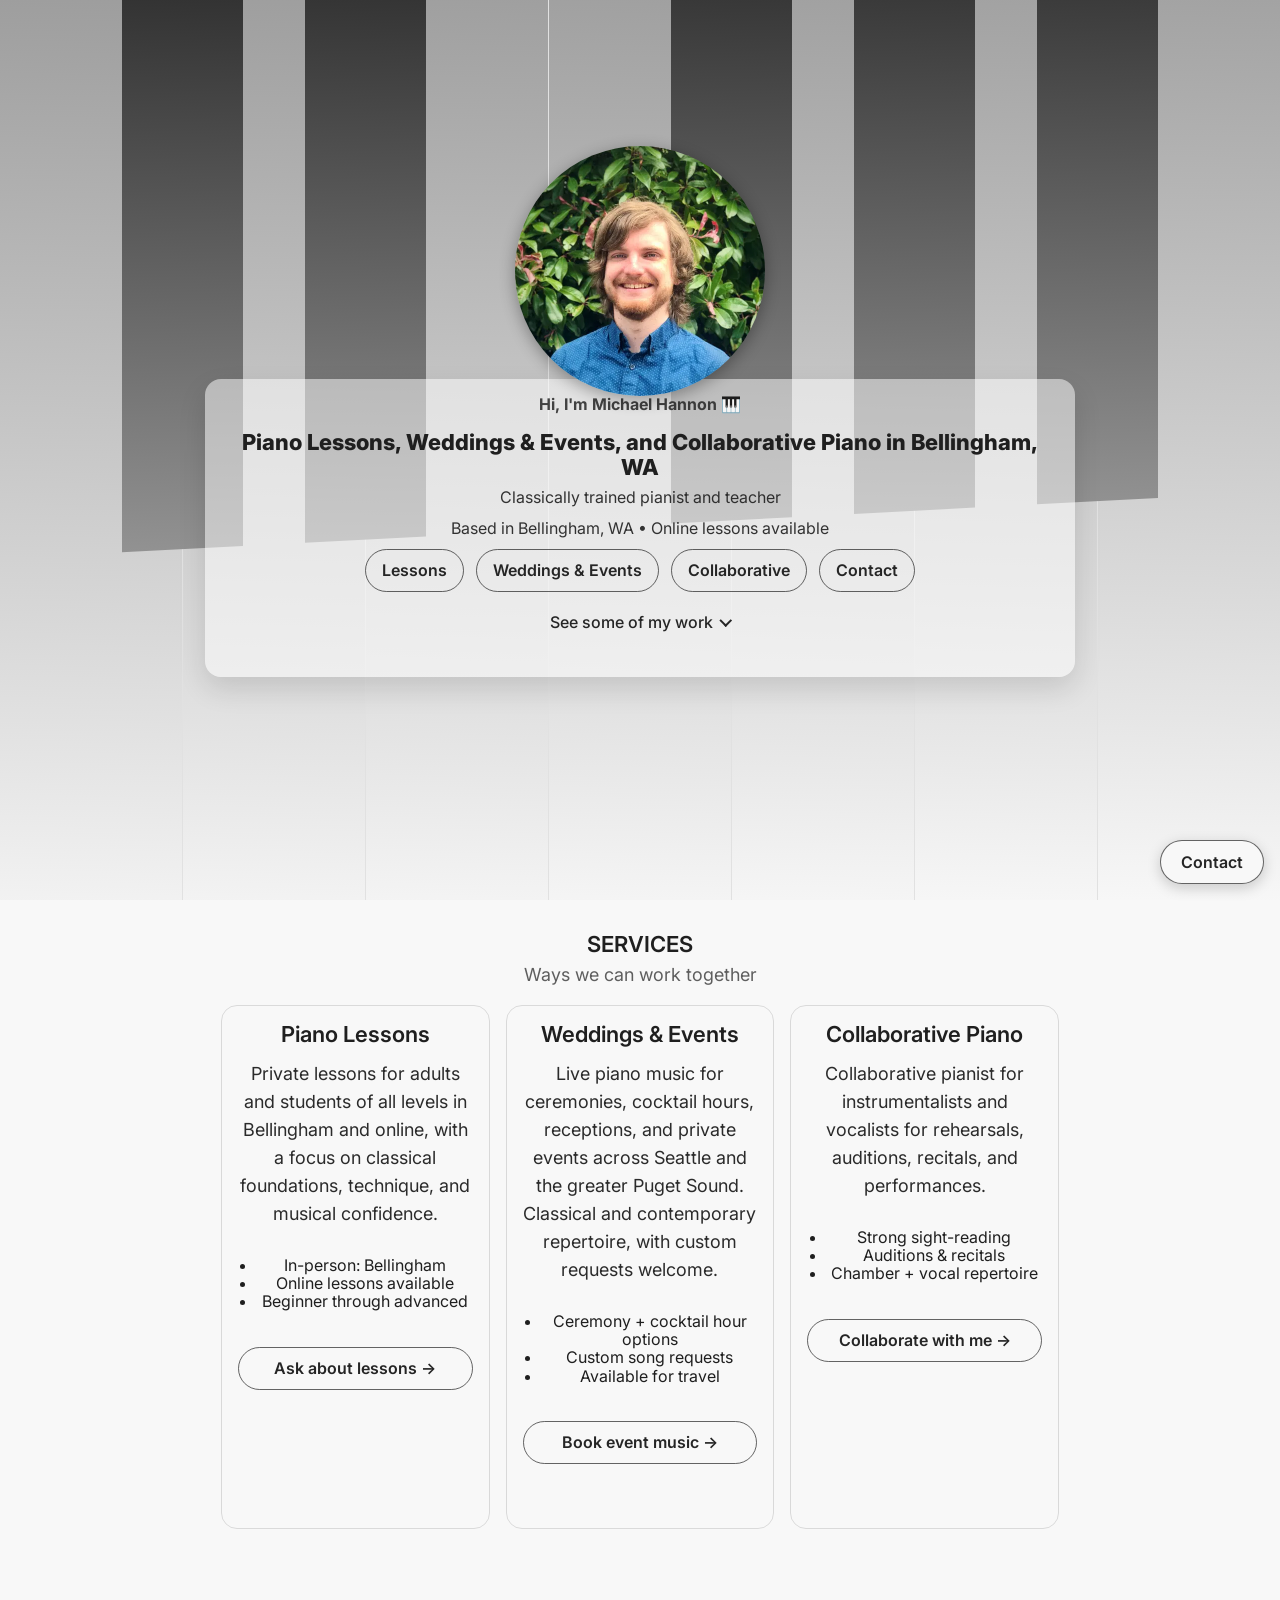
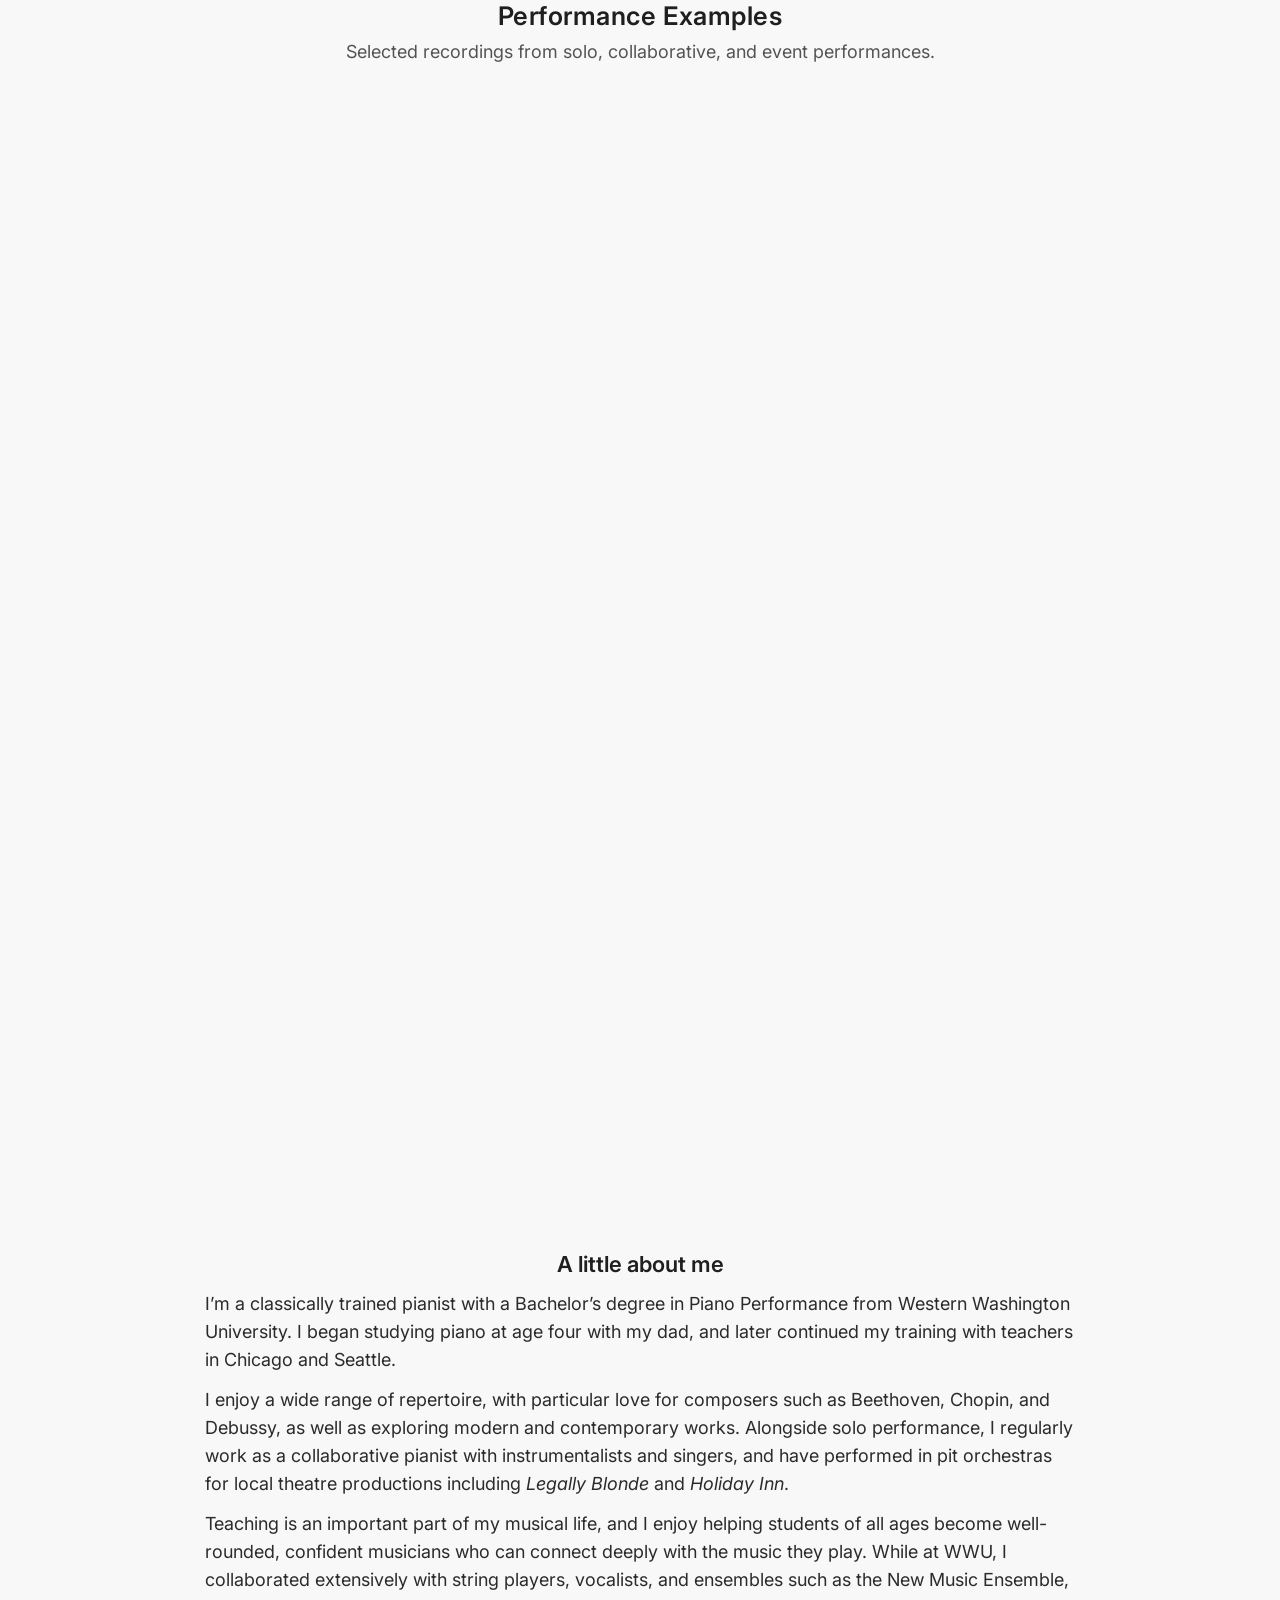
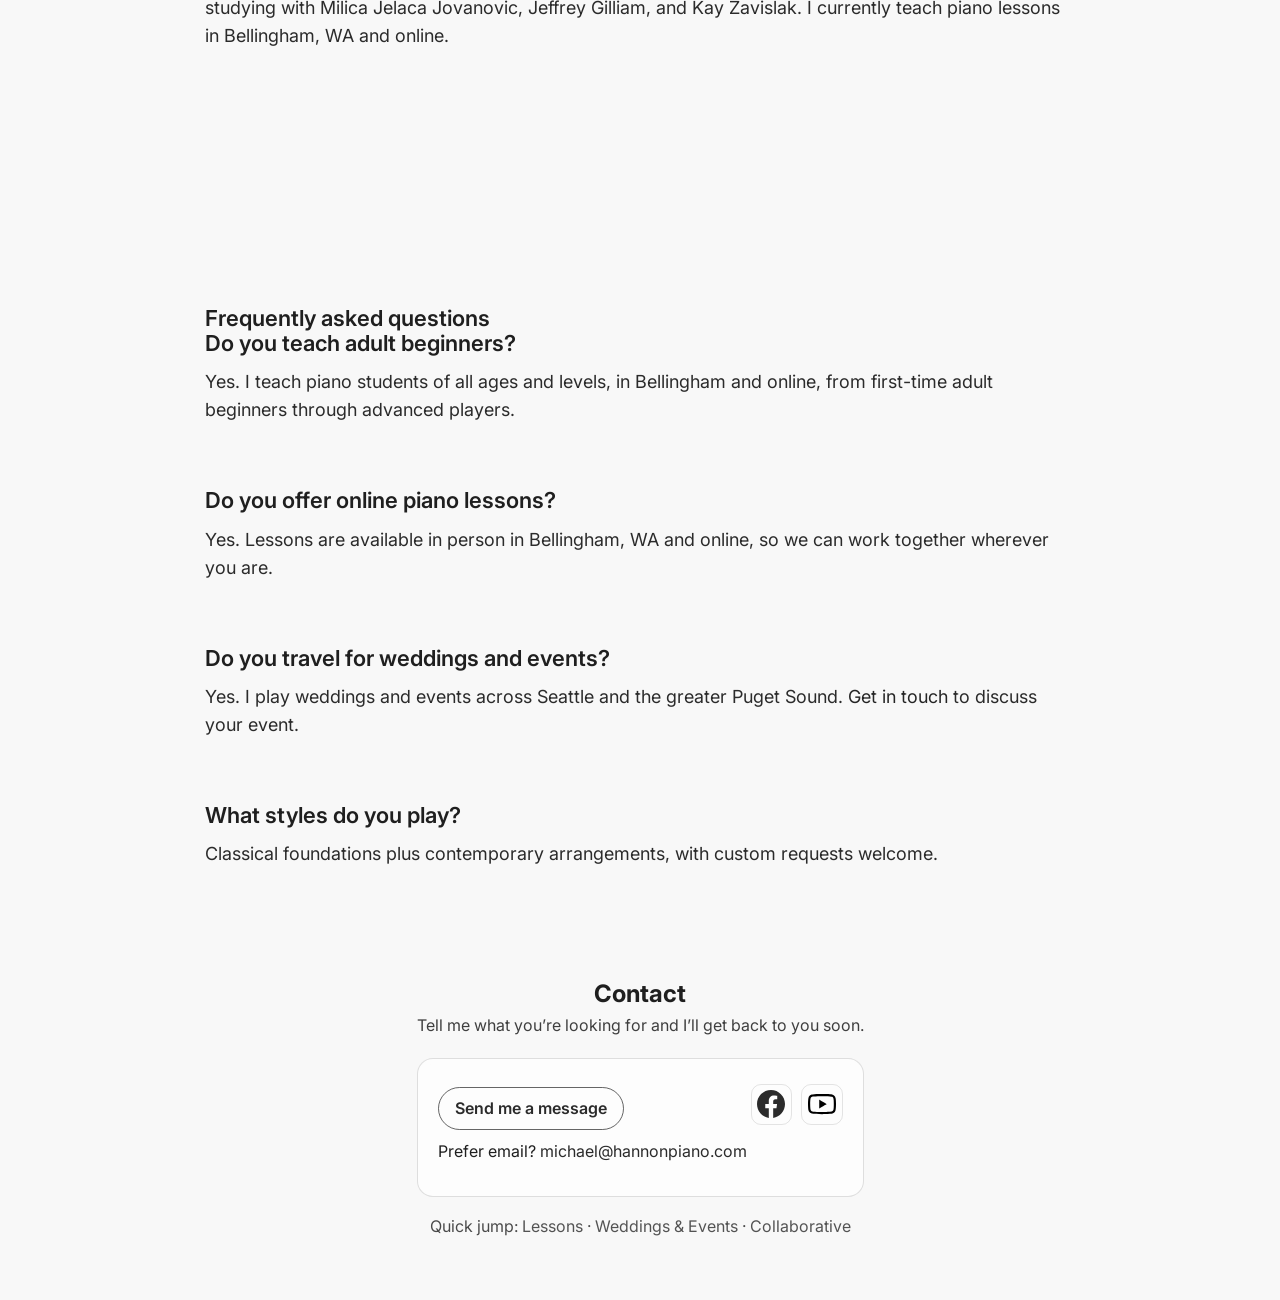
<file: index.html>
<!DOCTYPE html>
<html lang="en">
<head>
    <meta charset="UTF-8">
    <meta http-equiv="X-UA-Compatible" content="IE=edge">
    <meta name="viewport" content="width=device-width, initial-scale=1.0">
    <meta name="description" content="Piano lessons, wedding & event music, and collaborative piano by Michael Hannon in Bellingham, WA. In-person and online lessons for all ages and levels.">
    <link rel="canonical" href="https://hannonpiano.com/">
    <meta property="og:type" content="website">
    <meta property="og:url" content="https://hannonpiano.com/">
    <meta property="og:title" content="Michael Hannon | Piano Lessons • Weddings & Events • Collaborative Piano">
    <meta property="og:description" content="Piano lessons, wedding & event music, and collaborative piano by Michael Hannon in Bellingham, WA. In-person and online lessons for all ages and levels.">
    <meta property="og:image" content="https://hannonpiano.com/michael-social.jpg">
    <meta name="twitter:card" content="summary_large_image">
    <link rel="preconnect" href="https://fonts.gstatic.com">
    <link href="https://fonts.googleapis.com/css2?family=Inter:wght@400;500;600;800&display=swap" rel="stylesheet">
    <link rel="stylesheet" href="styles.css">
    <title>Michael Hannon | Piano Lessons • Piano for Weddings & Events • Collaborative Piano</title>
    <link rel="shortcut icon" type="image/png" href="piano-favicon.png"/>
    <script type="application/ld+json">
    {
      "@context": "https://schema.org",
      "@type": "LocalBusiness",
      "@id": "https://hannonpiano.com/#business",
      "name": "Michael Hannon Piano",
      "url": "https://hannonpiano.com/",
      "image": "https://hannonpiano.com/michael-social.jpg",
      "email": "michael@hannonpiano.com",
      "description": "Piano lessons, wedding and event music, and collaborative piano by Michael Hannon in Bellingham, WA. In-person and online lessons for all ages and levels.",
      "address": {
        "@type": "PostalAddress",
        "addressLocality": "Bellingham",
        "addressRegion": "WA",
        "addressCountry": "US"
      },
      "areaServed": [
        {
          "@type": "City",
          "name": "Bellingham"
        },
        {
          "@type": "AdministrativeArea",
          "name": "Whatcom County"
        },
        {
          "@type": "AdministrativeArea",
          "name": "Skagit County"
        },
        {
          "@type": "AdministrativeArea",
          "name": "Snohomish County"
        },
        {
          "@type": "AdministrativeArea",
          "name": "King County"
        }
      ],
      "founder": {
        "@type": "Person",
        "name": "Michael Hannon",
        "jobTitle": "Pianist",
        "alumniOf": "Western Washington University"
      },
      "sameAs": [
        "https://www.facebook.com/hannonpiano/",
        "https://www.youtube.com/channel/UCAdipvwO0Ic1ry3h7_Cu6Fg"
      ],
      "hasOfferCatalog": {
        "@type": "OfferCatalog",
        "name": "Piano Services",
        "itemListElement": [
          {
            "@type": "Offer",
            "itemOffered": {
              "@type": "Service",
              "name": "Piano Lessons",
              "description": "Private piano lessons for all ages and levels, in person in Bellingham, WA or online."
            }
          },
          {
            "@type": "Offer",
            "itemOffered": {
              "@type": "Service",
              "name": "Wedding & Event Piano",
              "description": "Live piano music for wedding ceremonies, cocktail hours, receptions, and private events."
            }
          },
          {
            "@type": "Offer",
            "itemOffered": {
              "@type": "Service",
              "name": "Collaborative Piano",
              "description": "Collaborative pianist for instrumentalists and vocalists: rehearsals, auditions, recitals, and performances."
            }
          }
        ]
      }
    }
    </script>
    <script type="application/ld+json">
    {
      "@context": "https://schema.org",
      "@type": "FAQPage",
      "mainEntity": [
        {
          "@type": "Question",
          "name": "Do you teach adult beginners?",
          "acceptedAnswer": {
            "@type": "Answer",
            "text": "Yes. I teach piano students of all ages and levels, in Bellingham and online, from first-time adult beginners through advanced players."
          }
        },
        {
          "@type": "Question",
          "name": "Do you offer online piano lessons?",
          "acceptedAnswer": {
            "@type": "Answer",
            "text": "Yes. Lessons are available in person in Bellingham, WA and online, so we can work together wherever you are."
          }
        },
        {
          "@type": "Question",
          "name": "Do you travel for weddings and events?",
          "acceptedAnswer": {
            "@type": "Answer",
            "text": "Yes. I play weddings and events across Seattle and the greater Puget Sound. Get in touch to discuss your event."
          }
        },
        {
          "@type": "Question",
          "name": "What styles do you play?",
          "acceptedAnswer": {
            "@type": "Answer",
            "text": "Classical foundations plus contemporary arrangements, with custom requests welcome."
          }
        }
      ]
    }
    </script>
</head>
<body>
    <header>
        <div class="hero">
            <img src="michael.webp" alt="Michael Hannon, pianist and piano teacher in Bellingham, WA" width="250" height="250">
            <div class="hero-text">
                <p class="eyebrow">Hi, I'm Michael Hannon &#127929;</p>
                <h1>Piano Lessons, Weddings &amp; Events, and Collaborative Piano in Bellingham, WA</h1>
                <h2>Classically trained pianist and teacher</h2>
                <p class="subhead">Based in Bellingham, WA • Online lessons available</p>

                <div class="cta-row">
                <a class="btn" href="#lessons">Lessons</a>
                <a class="btn" href="#events">Weddings & Events</a>
                <a class="btn" href="#collab">Collaborative</a>
                <a class="btn btn-primary" href="contact.html">Contact</a>
                </div>

                <p class="see-work"><a href="#video-grid">See some of my work</a></p>
            </div>
        </div>

        <section id="header-background">
            <div class="key-w" id="nat-c"></div>
            <div class="key-w" id="nat-d"></div>
            <div class="key-w" id="nat-e"></div>
            <div class="key-w" id="nat-f"></div>
            <div class="key-w" id="nat-g"></div>
            <div class="key-w" id="nat-a"></div>
            <div class="key-w" id="nat-b"></div>

            <div class="key-b" id="acc-c"></div>
            <div class="key-b" id="acc-d"></div>
            <div class="key-b" id="acc-f"></div>
            <div class="key-b" id="acc-g"></div>
            <div class="key-b" id="acc-a"></div>
        </section>
    </header>

    <main id="my-work">
        <section id="services" class="services">
        <h2>SERVICES</h2>
        <p class="section-intro">
        Ways we can work together
        </p>

        <div class="service-grid">
            <article class="service-card" id="lessons">
            <h3>Piano Lessons</h3>
            <p>
                Private lessons for adults and students of all levels in Bellingham and online,
                with a focus on classical foundations, technique, and musical confidence.
            </p>
            <ul>
                <li>In-person: Bellingham</li>
                <li>Online lessons available</li>
                <li>Beginner through advanced</li>
            </ul>
            <a class="text-link" href="contact.html?about=lessons">Ask about lessons →</a>
            </article>

            <article class="service-card" id="events">
            <h3>Weddings & Events</h3>
            <p>
                Live piano music for ceremonies, cocktail hours, receptions, and private events
                across Seattle and the greater Puget Sound. Classical and contemporary repertoire,
                with custom requests welcome.
            </p>
            <ul>
                <li>Ceremony + cocktail hour options</li>
                <li>Custom song requests</li>
                <li>Available for travel</li>
            </ul>
            <a class="text-link" href="contact.html?about=event">Book event music →</a>
            </article>

            <article class="service-card" id="collab">
            <h3>Collaborative Piano</h3>
            <p>
                Collaborative pianist for instrumentalists and vocalists for rehearsals,
                auditions, recitals, and performances.
            </p>
            <ul>
                <li>Strong sight-reading</li>
                <li>Auditions & recitals</li>
                <li>Chamber + vocal repertoire</li>
            </ul>
            <a class="text-link" href="contact.html?about=collab">Collaborate with me →</a>
            </article>
        </div>
        </section>

        <section id="video-grid" class="video-section">
            <h2>Performance Examples</h2>
            <p class="section-intro">
                Selected recordings from solo, collaborative, and event performances.
            </p>

            <div class="videos">
                <iframe width="100%" height="460" src="https://www.youtube.com/embed/IJMyIaJOXDc" title="Debussy Estampes: Michael Hannon, piano" loading="lazy" frameborder="0" allow="accelerometer; autoplay; clipboard-write; encrypted-media; gyroscope; picture-in-picture" allowfullscreen></iframe>

                <iframe width="100%" height="315" src="https://www.youtube.com/embed/TBqZ_41pbU0" title="Schumann Sonata for Violin and Piano, Op. 105: Michael Hannon, piano" loading="lazy" frameborder="0" allow="accelerometer; autoplay; clipboard-write; encrypted-media; gyroscope; picture-in-picture" allowfullscreen></iframe>

                <iframe width="100%" height="315" src="https://www.youtube.com/embed/0oSvFvNwg38" title="Vaughan Williams Selections from Songs of Travel: Michael Hannon, piano" loading="lazy" frameborder="0" allow="accelerometer; autoplay; clipboard-write; encrypted-media; gyroscope; picture-in-picture" allowfullscreen></iframe>

                <iframe width="100%" height="315" src="https://www.youtube.com/embed/lwjrza8Tbhg" title="William Bolcom Nine New Bagatelles: Michael Hannon, piano" loading="lazy" frameborder="0" allow="accelerometer; autoplay; clipboard-write; encrypted-media; gyroscope; picture-in-picture" allowfullscreen></iframe>

                <iframe width="100%" height="315" src="https://www.youtube.com/embed/jumIIGF39EI" title="Beethoven Andante Favori: Michael Hannon, piano" loading="lazy" frameborder="0" allow="accelerometer; autoplay; clipboard-write; encrypted-media; gyroscope; picture-in-picture" allowfullscreen></iframe>
            </div>
        </section>
        <section id="about-me">
            <article>
                <h2>A little about me</h2>
                <p>
                I’m a classically trained pianist with a Bachelor’s degree in Piano Performance from
                Western Washington University. I began studying piano at age four with my dad, and later
                continued my training with teachers in Chicago and Seattle.
                </p>

                <p>
                I enjoy a wide range of repertoire, with particular love for composers such as Beethoven,
                Chopin, and Debussy, as well as exploring modern and contemporary works. Alongside solo
                performance, I regularly work as a collaborative pianist with instrumentalists and singers,
                and have performed in pit orchestras for local theatre productions including
                <em>Legally Blonde</em> and <em>Holiday Inn</em>.
                </p>

                <p>
                Teaching is an important part of my musical life, and I enjoy helping students of all ages
                become well-rounded, confident musicians who can connect deeply with the music they play.
                While at WWU, I collaborated extensively with string players, vocalists, and ensembles such
                as the New Music Ensemble, studying with Milica Jelaca Jovanovic, Jeffrey Gilliam, and
                Kay Zavislak. I currently teach piano lessons in Bellingham, WA and online.
                </p>
            </article>
        </section>

        <section id="faq">
            <h2>Frequently asked questions</h2>
            <article>
                <h3>Do you teach adult beginners?</h3>
                <p>
                    Yes. I teach piano students of all ages and levels, in Bellingham and online,
                    from first-time adult beginners through advanced players.
                </p>
            </article>
            <article>
                <h3>Do you offer online piano lessons?</h3>
                <p>
                    Yes. Lessons are available in person in Bellingham, WA and online, so we can
                    work together wherever you are.
                </p>
            </article>
            <article>
                <h3>Do you travel for weddings and events?</h3>
                <p>
                    Yes. I play weddings and events across Seattle and the greater Puget Sound.
                    <a href="contact.html?about=event">Get in touch</a> to discuss your event.
                </p>
            </article>
            <article>
                <h3>What styles do you play?</h3>
                <p>
                    Classical foundations plus contemporary arrangements, with custom requests welcome.
                </p>
            </article>
        </section>
    </main>
    <footer id="contact-me" class="contact">
  <h2>Contact</h2>
  <p class="contact-intro">
    Tell me what you’re looking for and I’ll get back to you soon.
  </p>

  <div class="contact-grid contact-grid-slim">
    <section class="contact-card">
      <div class="contact-actions">
        <a class="btn btn-primary contact-email" href="contact.html">
            Send me a message
        </a>

        <div class="social-row" aria-label="Social links">
            <a class="icon-link" href="https://www.facebook.com/hannonpiano/" aria-label="Facebook">
                <svg xmlns="http://www.w3.org/2000/svg" width="28" height="28" viewBox="0 0 24 24" fill="#2b2b2b"><path d="M24 12.07C24 5.41 18.63 0 12 0S0 5.4 0 12.07C0 18.1 4.39 23.1 10.13 24v-8.44H7.08v-3.49h3.04V9.41c0-3.02 1.8-4.7 4.54-4.7 1.31 0 2.68.24 2.68.24v2.97h-1.5c-1.5 0-1.96.93-1.96 1.89v2.26h3.32l-.53 3.5h-2.8V24C19.62 23.1 24 18.1 24 12.07"/></svg>
            </a>
            <a class="icon-link" href="https://www.youtube.com/channel/UCAdipvwO0Ic1ry3h7_Cu6Fg" aria-label="YouTube">
            <svg version="1.0" xmlns="http://www.w3.org/2000/svg" width="28" height="28" viewBox="0 0 512 512" preserveAspectRatio="xMidYMid meet"><g transform="translate(0.000000,512.000000) scale(0.100000,-0.100000)" fill="#000000" stroke="none"><path d="M2115 4394 c-858 -28 -1241 -56 -1440 -105 -154 -37 -279 -112 -391 -232 -118 -127 -171 -236 -210 -426 -99 -488 -99 -1675 0 -2164 39 -189 94 -301 210 -424 116 -123 257 -203 425 -238 346 -73 1536 -121 2366 -96 812 24 1226 57 1410 112 246 73 441 261 525 505 128 371 150 1724 38 2294 -40 204 -115 349 -245 471 -114 107 -239 172 -392 204 -168 35 -532 66 -986 85 -254 11 -1128 20 -1310 14z m980 -404 c791 -24 1198 -59 1323 -116 101 -45 174 -121 208 -216 27 -74 53 -229 71 -419 22 -235 25 -1056 5 -1304 -24 -288 -53 -459 -93 -537 -50 -99 -152 -175 -270 -202 -280 -65 -1478 -110 -2274 -87 -644 19 -1091 49 -1268 87 -183 38 -292 152 -331 349 -88 440 -88 1570 0 2010 21 107 57 179 118 241 96 95 184 120 508 148 538 46 1358 65 2003 46z"/><path d="M2050 2549 l0 -811 23 14 c12 8 325 189 695 403 370 214 671 393 670 397 -2 4 -295 176 -653 383 -357 207 -669 387 -692 401 l-43 25 0 -812z"/></g></svg>
            </a>
        </div>
        </div>

        <p class="contact-small">
        Prefer email? <a href="mailto:michael@hannonpiano.com">michael@hannonpiano.com</a>
        </p>
    </section>
  </div>

  <p class="contact-mini-links">
    Quick jump:
    <a href="#lessons">Lessons</a> ·
    <a href="#events">Weddings & Events</a> ·
    <a href="#collab">Collaborative</a>
  </p>
</footer>

<a class="btn btn-primary btn-float" href="contact.html">Contact</a>

<script defer src="https://u.hannoncloud.com/k.js" data-website-id="32e39bed-9066-4633-8d72-4237edf1ae40"></script>
</body>
</html>
</file>
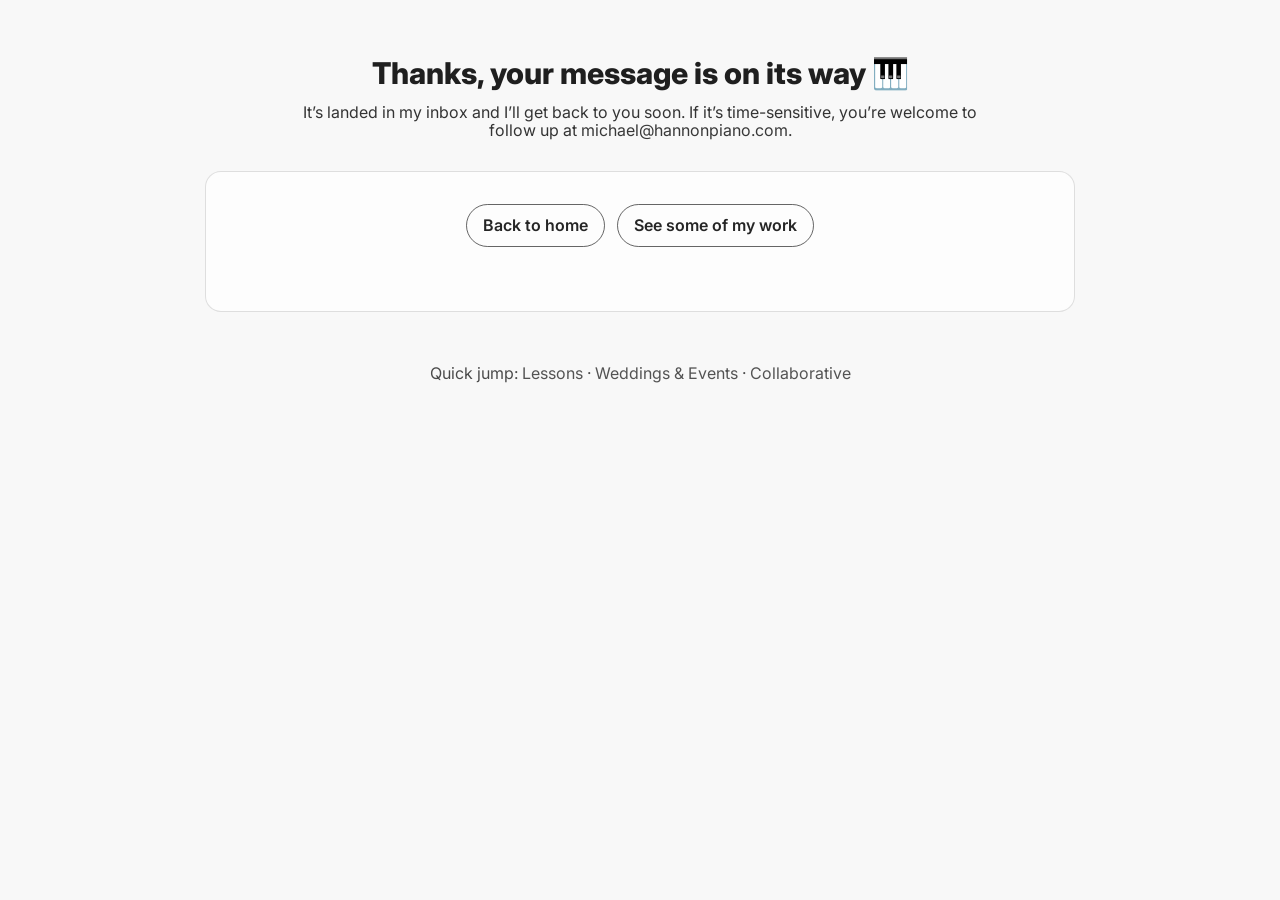
<file: contact-thanks.html>
<!DOCTYPE html>
<html lang="en">
<head>
    <meta charset="UTF-8">
    <meta http-equiv="X-UA-Compatible" content="IE=edge">
    <meta name="viewport" content="width=device-width, initial-scale=1.0">
    <meta name="robots" content="noindex, follow">
    <link rel="preconnect" href="https://fonts.gstatic.com">
    <link href="https://fonts.googleapis.com/css2?family=Inter:wght@400;500;600;800&display=swap" rel="stylesheet">
    <link rel="stylesheet" href="styles.css">
    <title>Message sent | Michael Hannon Piano</title>
    <link rel="shortcut icon" type="image/png" href="piano-favicon.png"/>
</head>
<body>
    <header class="page-head">
        <h1>Thanks, your message is on its way &#127929;</h1>
        <p class="subhead">
            It’s landed in my inbox and I’ll get back to you soon. If it’s time-sensitive,
            you’re welcome to follow up at
            <a href="mailto:michael@hannonpiano.com">michael@hannonpiano.com</a>.
        </p>
    </header>

    <main>
        <section class="contact-card">
            <div class="cta-row">
                <a class="btn btn-primary" href="index.html">Back to home</a>
                <a class="btn" href="index.html#video-grid">See some of my work</a>
            </div>
        </section>
    </main>

    <footer class="contact contact-slim">
        <p class="contact-mini-links">
            Quick jump:
            <a href="index.html#lessons">Lessons</a> ·
            <a href="index.html#events">Weddings &amp; Events</a> ·
            <a href="index.html#collab">Collaborative</a>
        </p>
    </footer>

    <script defer src="https://u.hannoncloud.com/k.js" data-website-id="32e39bed-9066-4633-8d72-4237edf1ae40"></script>
</body>
</html>
</file>
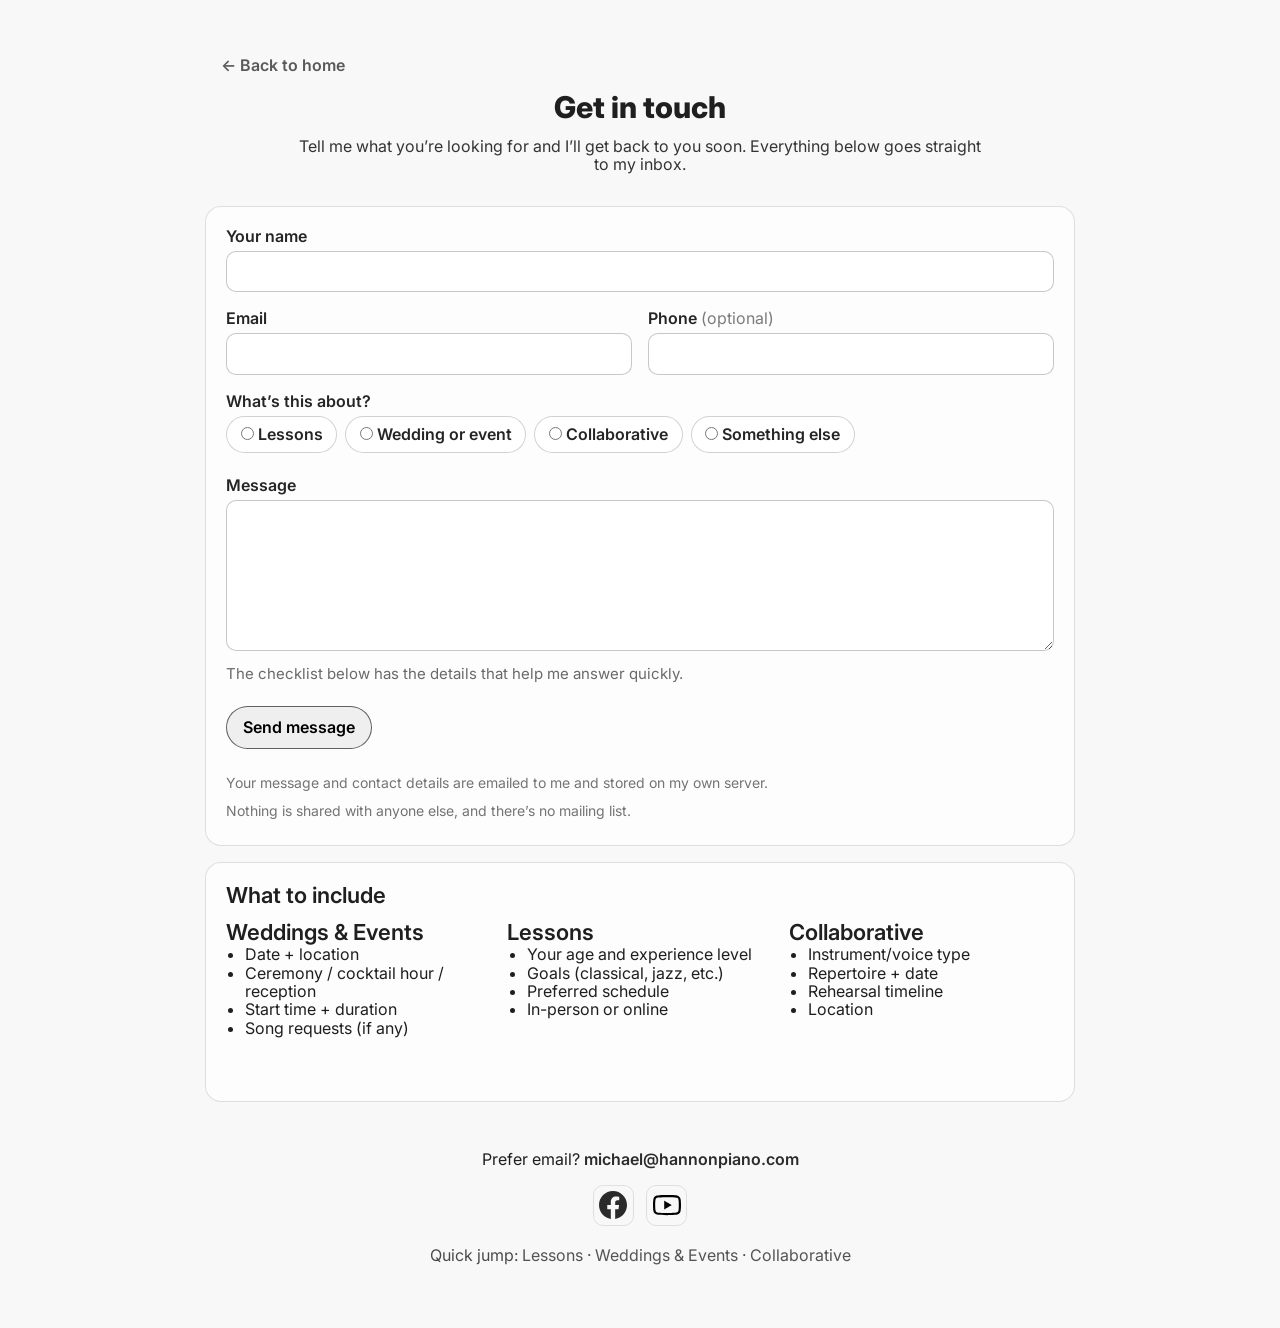
<file: contact.html>
<!DOCTYPE html>
<html lang="en">
<head>
    <meta charset="UTF-8">
    <meta http-equiv="X-UA-Compatible" content="IE=edge">
    <meta name="viewport" content="width=device-width, initial-scale=1.0">
    <meta name="description" content="Get in touch with Michael Hannon about piano lessons in Bellingham, WA or online, wedding and event music, or collaborative piano. Send a message or email directly.">
    <link rel="canonical" href="https://hannonpiano.com/contact.html">
    <meta property="og:type" content="website">
    <meta property="og:url" content="https://hannonpiano.com/contact.html">
    <meta property="og:title" content="Contact Michael Hannon | Piano Lessons • Weddings & Events • Collaborative Piano">
    <meta property="og:description" content="Get in touch about piano lessons, wedding and event music, or collaborative piano in Bellingham, WA and online.">
    <meta property="og:image" content="https://hannonpiano.com/michael-social.jpg">
    <meta name="twitter:card" content="summary_large_image">
    <link rel="preconnect" href="https://fonts.gstatic.com">
    <link href="https://fonts.googleapis.com/css2?family=Inter:wght@400;500;600;800&display=swap" rel="stylesheet">
    <link rel="stylesheet" href="styles.css">
    <title>Contact | Michael Hannon Piano</title>
    <link rel="shortcut icon" type="image/png" href="piano-favicon.png"/>
</head>
<body>
    <header class="page-head">
        <p class="page-back"><a href="index.html">← Back to home</a></p>
        <h1>Get in touch</h1>
        <p class="subhead">
            Tell me what you’re looking for and I’ll get back to you soon. Everything
            below goes straight to my inbox.
        </p>
    </header>

    <main>
        <section class="contact-card form-card">
            <noscript>
                <style>.contact-form { display: none; }</style>
                <div class="noscript-note">
                    <h2>Email me directly</h2>
                    <p>
                        The form needs JavaScript for its spam check, so it’s hidden right now.
                        Send me a note at
                        <a href="mailto:michael@hannonpiano.com">michael@hannonpiano.com</a>
                        instead. The checklist below covers what’s helpful to include.
                    </p>
                </div>
            </noscript>

            <form class="contact-form" id="contact-form" method="POST" action="https://contact.hannonpiano.com/submit">
                <div class="field">
                    <label for="name">Your name</label>
                    <input type="text" id="name" name="name" autocomplete="name" maxlength="100" required>
                </div>

                <div class="field-row">
                    <div class="field">
                        <label for="email">Email</label>
                        <input type="email" id="email" name="email" autocomplete="email" maxlength="254" required>
                    </div>

                    <div class="field">
                        <label for="phone">Phone <span class="optional">(optional)</span></label>
                        <input type="tel" id="phone" name="phone" autocomplete="tel" maxlength="40">
                    </div>
                </div>

                <fieldset class="field service-field">
                    <legend>What’s this about?</legend>
                    <div class="radio-row">
                        <label class="radio"><input type="radio" name="service" value="lessons" required> Lessons</label>
                        <label class="radio"><input type="radio" name="service" value="event"> Wedding or event</label>
                        <label class="radio"><input type="radio" name="service" value="collab"> Collaborative</label>
                        <label class="radio"><input type="radio" name="service" value="other"> Something else</label>
                    </div>
                </fieldset>

                <!-- Only relevant for lessons; shown by CSS when that's selected. -->
                <fieldset class="field student-field" id="student-field">
                    <legend>Who are the lessons for?</legend>
                    <div class="radio-row">
                        <label class="radio"><input type="radio" name="student" value="self"> Myself</label>
                        <label class="radio"><input type="radio" name="student" value="child"> My child</label>
                    </div>
                </fieldset>

                <div class="field">
                    <label for="message">Message</label>
                    <textarea id="message" name="message" rows="7" maxlength="4000" required></textarea>
                    <p class="field-hint" id="message-hint">
                        The checklist below has the details that help me answer quickly.
                    </p>
                </div>

                <!-- Spam trap: left empty by real browsers, hidden from assistive tech. -->
                <div class="hp" aria-hidden="true">
                    <label for="website">Website</label>
                    <input type="text" id="website" name="website" tabindex="-1" autocomplete="off">
                </div>
                <input type="hidden" name="started_at" id="started_at" value="">

                <altcha-widget
                    id="altcha"
                    challenge="https://contact.hannonpiano.com/altcha/challenge"
                    name="altcha"
                    auto="onsubmit"
                    class="altcha"
                ></altcha-widget>

                <div class="form-actions">
                    <button type="submit" class="btn btn-primary" id="submit-btn">Send message</button>
                    <p class="form-status" id="form-status" role="status" aria-live="polite"></p>
                </div>

                <p class="form-privacy">
                    Your message and contact details are emailed to me and stored on my own
                    server. Nothing is shared with anyone else, and there’s no mailing list.
                </p>
            </form>
        </section>

        <section class="contact-card">
            <h2>What to include</h2>

            <div class="contact-checklist">
                <div class="checklist-block">
                    <h3>Weddings &amp; Events</h3>
                    <ul>
                        <li>Date + location</li>
                        <li>Ceremony / cocktail hour / reception</li>
                        <li>Start time + duration</li>
                        <li>Song requests (if any)</li>
                    </ul>
                </div>

                <div class="checklist-block">
                    <h3>Lessons</h3>
                    <ul>
                        <li>Your age and experience level</li>
                        <li>Goals (classical, jazz, etc.)</li>
                        <li>Preferred schedule</li>
                        <li>In-person or online</li>
                    </ul>
                </div>

                <div class="checklist-block">
                    <h3>Collaborative</h3>
                    <ul>
                        <li>Instrument/voice type</li>
                        <li>Repertoire + date</li>
                        <li>Rehearsal timeline</li>
                        <li>Location</li>
                    </ul>
                </div>
            </div>
        </section>
    </main>

    <footer class="contact contact-slim">
        <p class="contact-small">
            Prefer email? <a href="mailto:michael@hannonpiano.com">michael@hannonpiano.com</a>
        </p>

        <div class="social-row" aria-label="Social links">
            <a class="icon-link" href="https://www.facebook.com/hannonpiano/" aria-label="Facebook">
                <svg xmlns="http://www.w3.org/2000/svg" width="28" height="28" viewBox="0 0 24 24" fill="#2b2b2b"><path d="M24 12.07C24 5.41 18.63 0 12 0S0 5.4 0 12.07C0 18.1 4.39 23.1 10.13 24v-8.44H7.08v-3.49h3.04V9.41c0-3.02 1.8-4.7 4.54-4.7 1.31 0 2.68.24 2.68.24v2.97h-1.5c-1.5 0-1.96.93-1.96 1.89v2.26h3.32l-.53 3.5h-2.8V24C19.62 23.1 24 18.1 24 12.07"/></svg>
            </a>
            <a class="icon-link" href="https://www.youtube.com/channel/UCAdipvwO0Ic1ry3h7_Cu6Fg" aria-label="YouTube">
                <svg version="1.0" xmlns="http://www.w3.org/2000/svg" width="28" height="28" viewBox="0 0 512 512" preserveAspectRatio="xMidYMid meet"><g transform="translate(0.000000,512.000000) scale(0.100000,-0.100000)" fill="#000000" stroke="none"><path d="M2115 4394 c-858 -28 -1241 -56 -1440 -105 -154 -37 -279 -112 -391 -232 -118 -127 -171 -236 -210 -426 -99 -488 -99 -1675 0 -2164 39 -189 94 -301 210 -424 116 -123 257 -203 425 -238 346 -73 1536 -121 2366 -96 812 24 1226 57 1410 112 246 73 441 261 525 505 128 371 150 1724 38 2294 -40 204 -115 349 -245 471 -114 107 -239 172 -392 204 -168 35 -532 66 -986 85 -254 11 -1128 20 -1310 14z m980 -404 c791 -24 1198 -59 1323 -116 101 -45 174 -121 208 -216 27 -74 53 -229 71 -419 22 -235 25 -1056 5 -1304 -24 -288 -53 -459 -93 -537 -50 -99 -152 -175 -270 -202 -280 -65 -1478 -110 -2274 -87 -644 19 -1091 49 -1268 87 -183 38 -292 152 -331 349 -88 440 -88 1570 0 2010 21 107 57 179 118 241 96 95 184 120 508 148 538 46 1358 65 2003 46z"/><path d="M2050 2549 l0 -811 23 14 c12 8 325 189 695 403 370 214 671 393 670 397 -2 4 -295 176 -653 383 -357 207 -669 387 -692 401 l-43 25 0 -812z"/></g></svg>
            </a>
        </div>

        <p class="contact-mini-links">
            Quick jump:
            <a href="index.html#lessons">Lessons</a> ·
            <a href="index.html#events">Weddings &amp; Events</a> ·
            <a href="index.html#collab">Collaborative</a>
        </p>
    </footer>

    <script src="vendor/altcha.min.js" type="module"></script>
    <script src="contact.js" defer></script>
    <script defer src="https://u.hannoncloud.com/k.js" data-website-id="32e39bed-9066-4633-8d72-4237edf1ae40"></script>
</body>
</html>
</file>
<file: styles.css>
/* Entry point: import ordered section styles */
@import url('normalize.css');
@import url('layout.css');
@import url('header.css');
@import url('main.css');
@import url('base.css');
@import url('buttons.css');
@import url('services.css');
@import url('contact.css');
@import url('form.css');
@import url('video.css');
@import url('tweaks.css');
</file>
